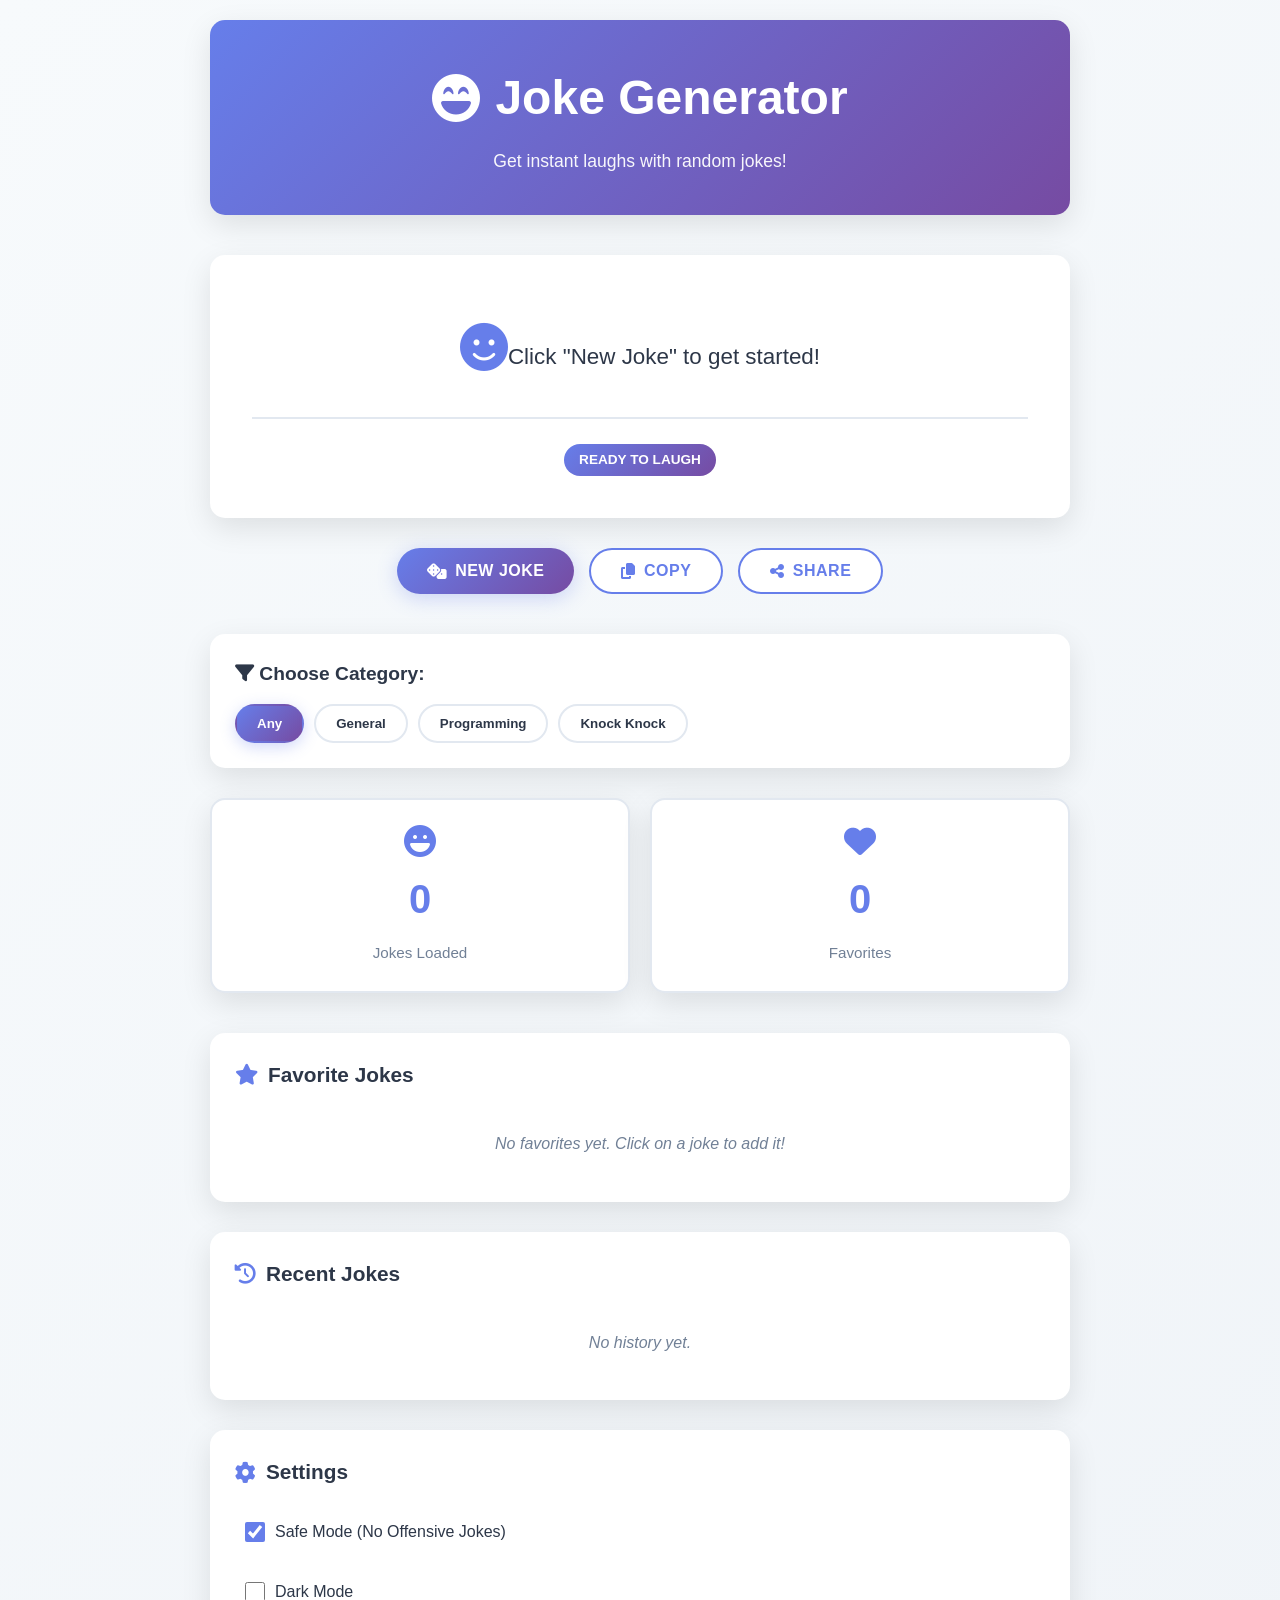
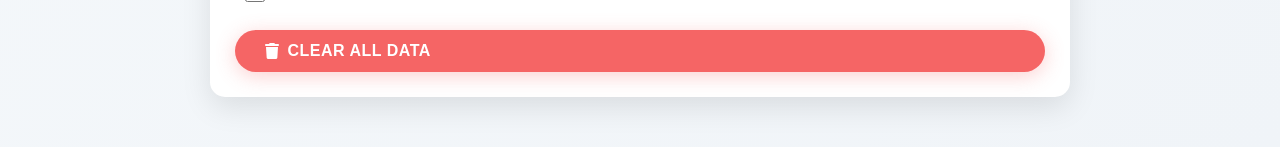
<file: joke-generator/index.html>
<!DOCTYPE html>
<html lang="en">
<head>
    <meta charset="UTF-8">
    <meta name="viewport" content="width=device-width, initial-scale=1.0">
    <title>Random Joke Generator</title>
    <link rel="stylesheet" href="joke-styles.css">
    <link rel="stylesheet" href="https://cdnjs.cloudflare.com/ajax/libs/font-awesome/6.4.0/css/all.min.css">
</head>
<body>
    <div class="container">
        <div class="joke-wrapper">
            <!-- Header -->
            <div class="header">
                <h1><i class="fas fa-laugh-beam"></i> Joke Generator</h1>
                <p>Get instant laughs with random jokes!</p>
            </div>

            <!-- Joke Display -->
            <div class="joke-box">
                <div id="jokeContent" class="joke-content">
                    <p>Click the button to get a random joke!</p>
                </div>
                <div id="jokeType" class="joke-type">
                    <!-- Joke type will be displayed here -->
                </div>
            </div>

            <!-- Loading Spinner -->
            <div id="loader" class="loader hidden">
                <div class="spinner"></div>
                <p>Loading joke...</p>
            </div>

            <!-- Buttons -->
            <div class="button-group">
                <button id="newJokeBtn" class="btn btn-primary">
                    <i class="fas fa-dice"></i> New Joke
                </button>
                <button id="copyBtn" class="btn btn-secondary">
                    <i class="fas fa-copy"></i> Copy
                </button>
                <button id="shareBtn" class="btn btn-secondary">
                    <i class="fas fa-share-alt"></i> Share
                </button>
            </div>

            <!-- Category Filter -->
            <div class="category-filter">
                <h3><i class="fas fa-filter"></i> Choose Category:</h3>
                <div class="category-buttons">
                    <button class="category-btn active" data-category="any">Any</button>
                    <button class="category-btn" data-category="general">General</button>
                    <button class="category-btn" data-category="programming">Programming</button>
                    <button class="category-btn" data-category="knock-knock">Knock Knock</button>
                </div>
            </div>

            <!-- Joke Counter -->
            <div class="joke-stats">
                <div class="stat">
                    <i class="fas fa-laugh"></i>
                    <span id="jokeCount">0</span>
                    <p>Jokes Loaded</p>
                </div>
                <div class="stat">
                    <i class="fas fa-heart"></i>
                    <span id="favoriteCount">0</span>
                    <p>Favorites</p>
                </div>
            </div>

            <!-- Favorites Section -->
            <div class="favorites-section">
                <h3><i class="fas fa-star"></i> Favorite Jokes</h3>
                <div id="favoritesList" class="favorites-list">
                    <p class="no-favorites">No favorites yet. Click on a joke to add it!</p>
                </div>
            </div>

            <!-- History Section -->
            <div class="history-section">
                <h3><i class="fas fa-history"></i> Recent Jokes</h3>
                <div id="historyList" class="history-list">
                    <p class="no-history">No history yet.</p>
                </div>
            </div>

            <!-- Settings -->
            <div class="settings-section">
                <h3><i class="fas fa-cog"></i> Settings</h3>
                <div class="settings-options">
                    <label class="setting-item">
                        <input type="checkbox" id="safeMode" checked>
                        <span>Safe Mode (No Offensive Jokes)</span>
                    </label>
                    <label class="setting-item">
                        <input type="checkbox" id="darkMode">
                        <span>Dark Mode</span>
                    </label>
                    <button id="clearAllBtn" class="btn btn-danger">
                        <i class="fas fa-trash"></i> Clear All Data
                    </button>
                </div>
            </div>
        </div>
    </div>

    <script src="joke-script.js"></script>
</body>
</html>
</file>
<file: joke-generator/joke-styles.css>
/* ===========================
   JOKE GENERATOR STYLES
   =========================== */

* {
    margin: 0;
    padding: 0;
    box-sizing: border-box;
}

:root {
    --primary-color: #667eea;
    --secondary-color: #764ba2;
    --success-color: #48bb78;
    --danger-color: #f56565;
    --warning-color: #ed8936;
    --bg-color: #f7fafc;
    --card-bg: #ffffff;
    --text-dark: #2d3748;
    --text-light: #718096;
    --border-color: #e2e8f0;
    --shadow: 0 10px 30px rgba(0, 0, 0, 0.1);
    --shadow-hover: 0 15px 40px rgba(0, 0, 0, 0.15);
}

body.dark-mode {
    --bg-color: #1a202c;
    --card-bg: #2d3748;
    --text-dark: #e2e8f0;
    --text-light: #cbd5e0;
    --border-color: #4a5568;
}

html {
    scroll-behavior: smooth;
}

body {
    font-family: 'Segoe UI', Tahoma, Geneva, Verdana, sans-serif;
    background: linear-gradient(135deg, var(--bg-color) 0%, #f0f4f8 100%);
    color: var(--text-dark);
    line-height: 1.6;
    transition: all 0.3s ease;
    min-height: 100vh;
}

body.dark-mode {
    background: linear-gradient(135deg, #1a202c 0%, #2d3748 100%);
}

/* ===========================
   CONTAINER & LAYOUT
   =========================== */

.container {
    max-width: 900px;
    margin: 0 auto;
    padding: 20px;
}

.joke-wrapper {
    animation: slideInUp 0.5s ease;
}

@keyframes slideInUp {
    from {
        opacity: 0;
        transform: translateY(30px);
    }
    to {
        opacity: 1;
        transform: translateY(0);
    }
}

/* ===========================
   HEADER
   =========================== */

.header {
    text-align: center;
    margin-bottom: 40px;
    padding: 40px 20px;
    background: linear-gradient(135deg, var(--primary-color) 0%, var(--secondary-color) 100%);
    color: white;
    border-radius: 15px;
    box-shadow: var(--shadow);
}

.header h1 {
    font-size: 3rem;
    margin-bottom: 10px;
    display: flex;
    align-items: center;
    justify-content: center;
    gap: 15px;
}

.header h1 i {
    animation: bounce 2s infinite;
}

@keyframes bounce {
    0%, 100% {
        transform: translateY(0);
    }
    50% {
        transform: translateY(-10px);
    }
}

.header p {
    font-size: 1.1rem;
    opacity: 0.95;
}

/* ===========================
   JOKE BOX
   =========================== */

.joke-box {
    background: var(--card-bg);
    border-radius: 15px;
    padding: 40px;
    margin-bottom: 30px;
    box-shadow: var(--shadow);
    border: 2px solid transparent;
    transition: all 0.3s ease;
    min-height: 200px;
    display: flex;
    flex-direction: column;
    justify-content: center;
}

.joke-box:hover {
    border-color: var(--primary-color);
    box-shadow: var(--shadow-hover);
    transform: translateY(-5px);
}

.joke-content {
    font-size: 1.4rem;
    line-height: 1.8;
    color: var(--text-dark);
    margin-bottom: 20px;
    font-weight: 500;
    text-align: center;
    min-height: 100px;
    display: flex;
    align-items: center;
    justify-content: center;
}

.joke-type {
    text-align: center;
    font-size: 0.9rem;
    color: var(--text-light);
    padding-top: 15px;
    border-top: 2px solid var(--border-color);
}

.joke-type span {
    display: inline-block;
    background: linear-gradient(135deg, var(--primary-color) 0%, var(--secondary-color) 100%);
    color: white;
    padding: 5px 15px;
    border-radius: 20px;
    margin-top: 10px;
    font-weight: 600;
    font-size: 0.85rem;
}

/* ===========================
   LOADER
   =========================== */

.loader {
    display: flex;
    flex-direction: column;
    align-items: center;
    justify-content: center;
    gap: 20px;
    margin-bottom: 30px;
    opacity: 1;
    transition: opacity 0.3s ease;
}

.loader.hidden {
    display: none;
    opacity: 0;
}

.spinner {
    width: 50px;
    height: 50px;
    border: 5px solid var(--border-color);
    border-top: 5px solid var(--primary-color);
    border-radius: 50%;
    animation: spin 1s linear infinite;
}

@keyframes spin {
    0% {
        transform: rotate(0deg);
    }
    100% {
        transform: rotate(360deg);
    }
}

.loader p {
    color: var(--text-light);
    font-weight: 600;
}

/* ===========================
   BUTTONS
   =========================== */

.button-group {
    display: flex;
    gap: 15px;
    margin-bottom: 40px;
    flex-wrap: wrap;
    justify-content: center;
}

.btn {
    padding: 12px 30px;
    border: none;
    border-radius: 25px;
    font-size: 1rem;
    font-weight: 600;
    cursor: pointer;
    transition: all 0.3s ease;
    display: flex;
    align-items: center;
    gap: 8px;
    text-transform: uppercase;
    letter-spacing: 0.5px;
}

.btn-primary {
    background: linear-gradient(135deg, var(--primary-color) 0%, var(--secondary-color) 100%);
    color: white;
    box-shadow: 0 4px 20px rgba(102, 126, 234, 0.3);
}

.btn-primary:hover {
    transform: translateY(-3px);
    box-shadow: 0 8px 30px rgba(102, 126, 234, 0.5);
}

.btn-primary:active {
    transform: translateY(-1px);
}

.btn-secondary {
    background: var(--card-bg);
    color: var(--primary-color);
    border: 2px solid var(--primary-color);
}

.btn-secondary:hover {
    background: var(--primary-color);
    color: white;
    transform: translateY(-3px);
}

.btn-danger {
    background: var(--danger-color);
    color: white;
    box-shadow: 0 4px 20px rgba(245, 101, 101, 0.3);
}

.btn-danger:hover {
    background: #e53e3e;
    transform: translateY(-3px);
    box-shadow: 0 8px 30px rgba(245, 101, 101, 0.5);
}

.btn:disabled {
    opacity: 0.6;
    cursor: not-allowed;
    transform: none !important;
}

/* ===========================
   CATEGORY FILTER
   =========================== */

.category-filter {
    background: var(--card-bg);
    border-radius: 15px;
    padding: 25px;
    margin-bottom: 30px;
    box-shadow: var(--shadow);
}

.category-filter h3 {
    font-size: 1.2rem;
    margin-bottom: 15px;
    color: var(--text-dark);
}

.category-buttons {
    display: flex;
    gap: 10px;
    flex-wrap: wrap;
}

.category-btn {
    padding: 10px 20px;
    border: 2px solid var(--border-color);
    background: transparent;
    color: var(--text-dark);
    border-radius: 20px;
    cursor: pointer;
    font-weight: 600;
    transition: all 0.3s ease;
    text-transform: capitalize;
}

.category-btn:hover {
    border-color: var(--primary-color);
    color: var(--primary-color);
}

.category-btn.active {
    background: linear-gradient(135deg, var(--primary-color) 0%, var(--secondary-color) 100%);
    color: white;
    border-color: transparent;
    box-shadow: 0 4px 15px rgba(102, 126, 234, 0.3);
}

/* ===========================
   STATS
   =========================== */

.joke-stats {
    display: grid;
    grid-template-columns: repeat(auto-fit, minmax(150px, 1fr));
    gap: 20px;
    margin-bottom: 40px;
}

.stat {
    background: var(--card-bg);
    border-radius: 15px;
    padding: 25px;
    text-align: center;
    box-shadow: var(--shadow);
    border: 2px solid var(--border-color);
    transition: all 0.3s ease;
}

.stat:hover {
    border-color: var(--primary-color);
    transform: translateY(-5px);
}

.stat i {
    font-size: 2rem;
    color: var(--primary-color);
    display: block;
    margin-bottom: 10px;
}

.stat span {
    font-size: 2.5rem;
    font-weight: bold;
    color: var(--primary-color);
    display: block;
    margin-bottom: 10px;
}

.stat p {
    color: var(--text-light);
    font-size: 0.95rem;
}

/* ===========================
   FAVORITES SECTION
   =========================== */

.favorites-section,
.history-section,
.settings-section {
    background: var(--card-bg);
    border-radius: 15px;
    padding: 25px;
    margin-bottom: 30px;
    box-shadow: var(--shadow);
}

.favorites-section h3,
.history-section h3,
.settings-section h3 {
    font-size: 1.3rem;
    margin-bottom: 20px;
    color: var(--text-dark);
    display: flex;
    align-items: center;
    gap: 10px;
}

.favorites-section h3 i,
.history-section h3 i,
.settings-section h3 i {
    color: var(--primary-color);
}

.favorites-list,
.history-list {
    display: flex;
    flex-direction: column;
    gap: 15px;
    max-height: 300px;
    overflow-y: auto;
}

.joke-item {
    background: linear-gradient(135deg, #f5f7fa 0%, #f0f4f8 100%);
    padding: 15px;
    border-radius: 10px;
    display: flex;
    justify-content: space-between;
    align-items: center;
    border-left: 4px solid var(--primary-color);
    transition: all 0.3s ease;
}

body.dark-mode .joke-item {
    background: linear-gradient(135deg, #2d3748 0%, #1a202c 100%);
}

.joke-item:hover {
    transform: translateX(5px);
    box-shadow: 0 5px 15px rgba(102, 126, 234, 0.2);
}

.joke-item-text {
    flex: 1;
    color: var(--text-dark);
    font-size: 0.95rem;
    line-height: 1.5;
}

.joke-item-actions {
    display: flex;
    gap: 8px;
    margin-left: 15px;
}

.joke-item-btn {
    background: transparent;
    border: none;
    color: var(--primary-color);
    cursor: pointer;
    font-size: 1rem;
    transition: all 0.3s ease;
    padding: 5px 10px;
}

.joke-item-btn:hover {
    color: var(--secondary-color);
    transform: scale(1.2);
}

.no-favorites,
.no-history {
    text-align: center;
    color: var(--text-light);
    padding: 20px;
    font-style: italic;
}

/* ===========================
   SETTINGS
   =========================== */

.settings-options {
    display: flex;
    flex-direction: column;
    gap: 15px;
}

.setting-item {
    display: flex;
    align-items: center;
    gap: 10px;
    cursor: pointer;
    padding: 10px;
    border-radius: 8px;
    transition: all 0.3s ease;
}

.setting-item:hover {
    background: var(--border-color);
}

.setting-item input[type="checkbox"] {
    width: 20px;
    height: 20px;
    cursor: pointer;
    accent-color: var(--primary-color);
}

.setting-item span {
    font-weight: 500;
    color: var(--text-dark);
}

/* ===========================
   RESPONSIVE DESIGN
   =========================== */

@media (max-width: 768px) {
    .header h1 {
        font-size: 2rem;
    }

    .header p {
        font-size: 1rem;
    }

    .joke-content {
        font-size: 1.2rem;
    }

    .joke-box {
        padding: 25px 20px;
        min-height: 150px;
    }

    .button-group {
        flex-direction: column;
    }

    .btn {
        width: 100%;
        justify-content: center;
    }

    .category-buttons {
        flex-direction: column;
    }

    .category-btn {
        width: 100%;
    }

    .joke-stats {
        grid-template-columns: 1fr;
    }

    .joke-item {
        flex-direction: column;
        align-items: flex-start;
    }

    .joke-item-actions {
        margin-left: 0;
        margin-top: 10px;
        width: 100%;
        justify-content: flex-end;
    }
}

@media (max-width: 480px) {
    .header {
        padding: 25px 15px;
    }

    .header h1 {
        font-size: 1.8rem;
        gap: 10px;
    }

    .joke-box {
        padding: 20px 15px;
    }

    .joke-content {
        font-size: 1.1rem;
    }

    .container {
        padding: 15px;
    }

    .favorites-section,
    .history-section,
    .settings-section {
        padding: 15px;
    }

    .joke-item {
        padding: 10px;
    }

    .joke-item-text {
        font-size: 0.9rem;
    }
}

/* ===========================
   SCROLLBAR STYLING
   =========================== */

.favorites-list::-webkit-scrollbar,
.history-list::-webkit-scrollbar {
    width: 8px;
}

.favorites-list::-webkit-scrollbar-track,
.history-list::-webkit-scrollbar-track {
    background: var(--border-color);
    border-radius: 10px;
}

.favorites-list::-webkit-scrollbar-thumb,
.history-list::-webkit-scrollbar-thumb {
    background: var(--primary-color);
    border-radius: 10px;
}

.favorites-list::-webkit-scrollbar-thumb:hover,
.history-list::-webkit-scrollbar-thumb:hover {
    background: var(--secondary-color);
}

/* ===========================
   ANIMATIONS
   =========================== */

@keyframes fadeIn {
    from {
        opacity: 0;
    }
    to {
        opacity: 1;
    }
}

@keyframes slideInLeft {
    from {
        opacity: 0;
        transform: translateX(-20px);
    }
    to {
        opacity: 1;
        transform: translateX(0);
    }
}

.joke-item {
    animation: slideInLeft 0.3s ease;
}
</file>
